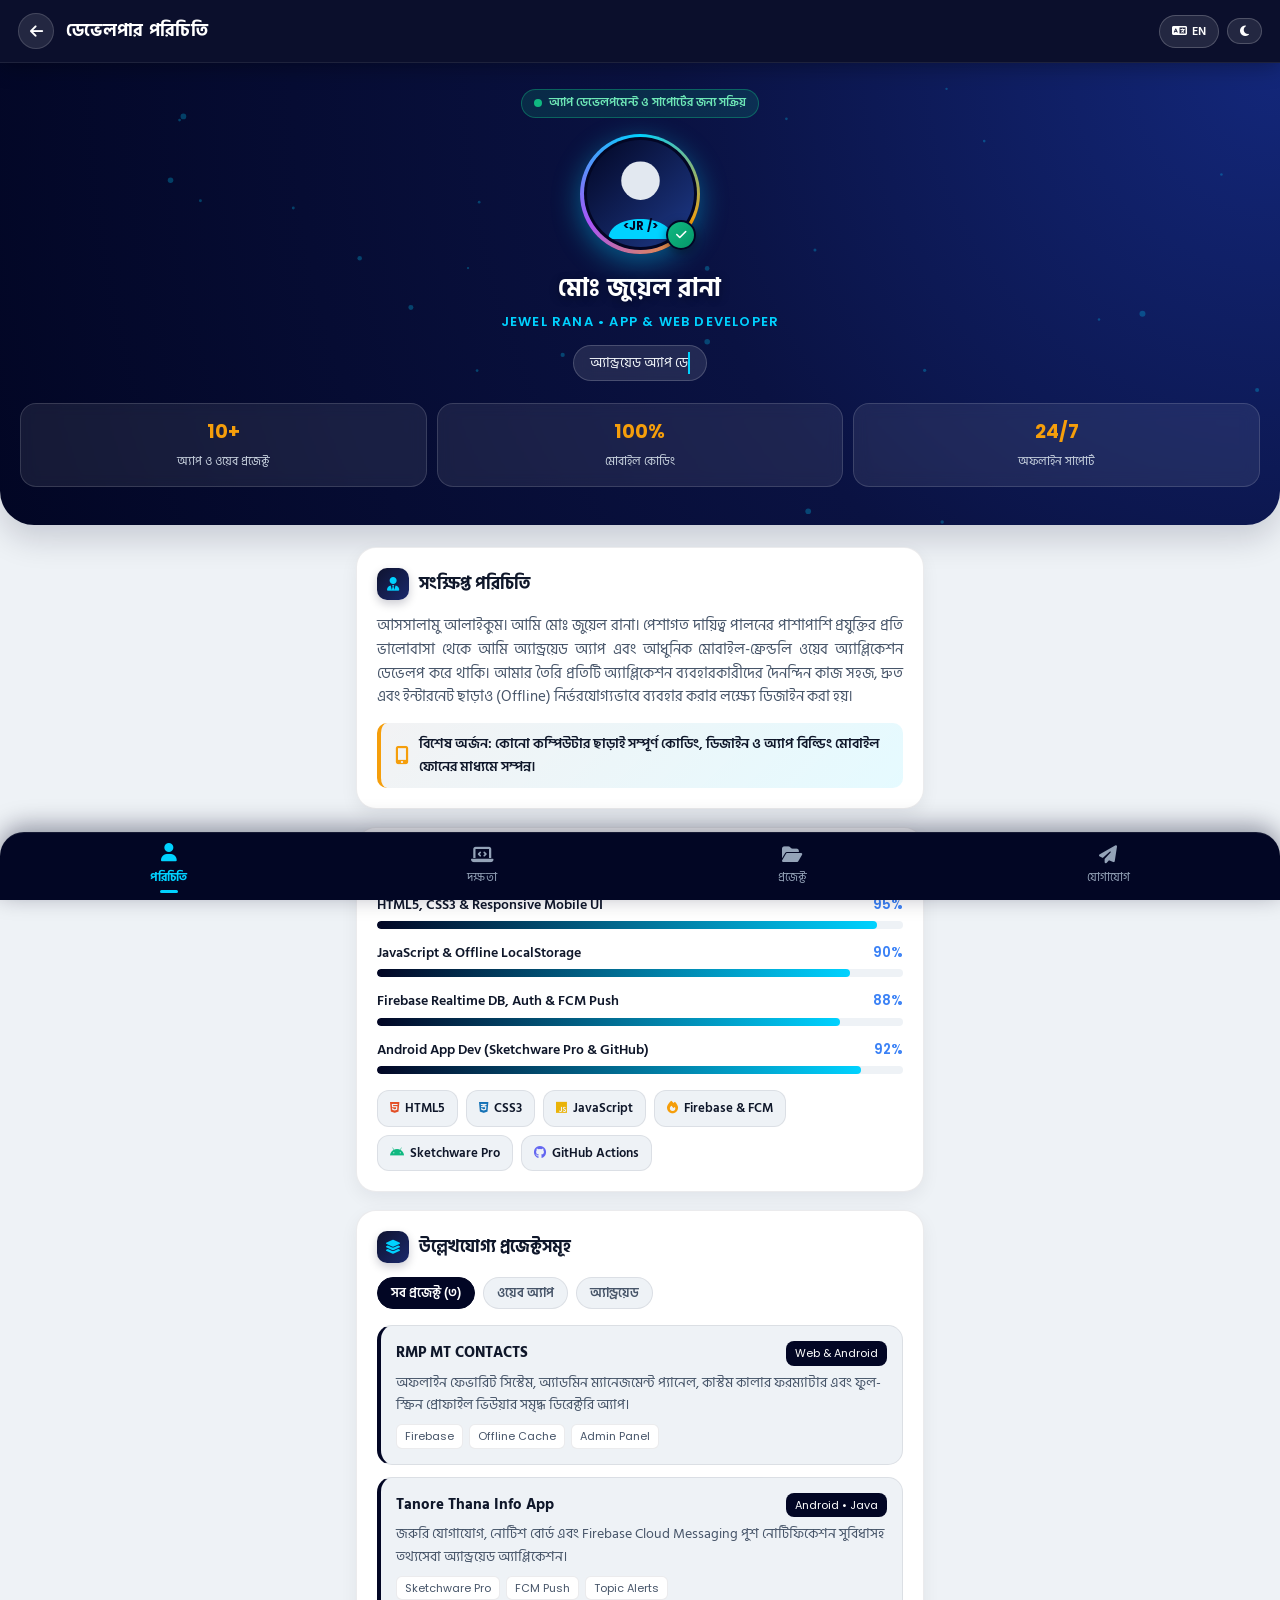
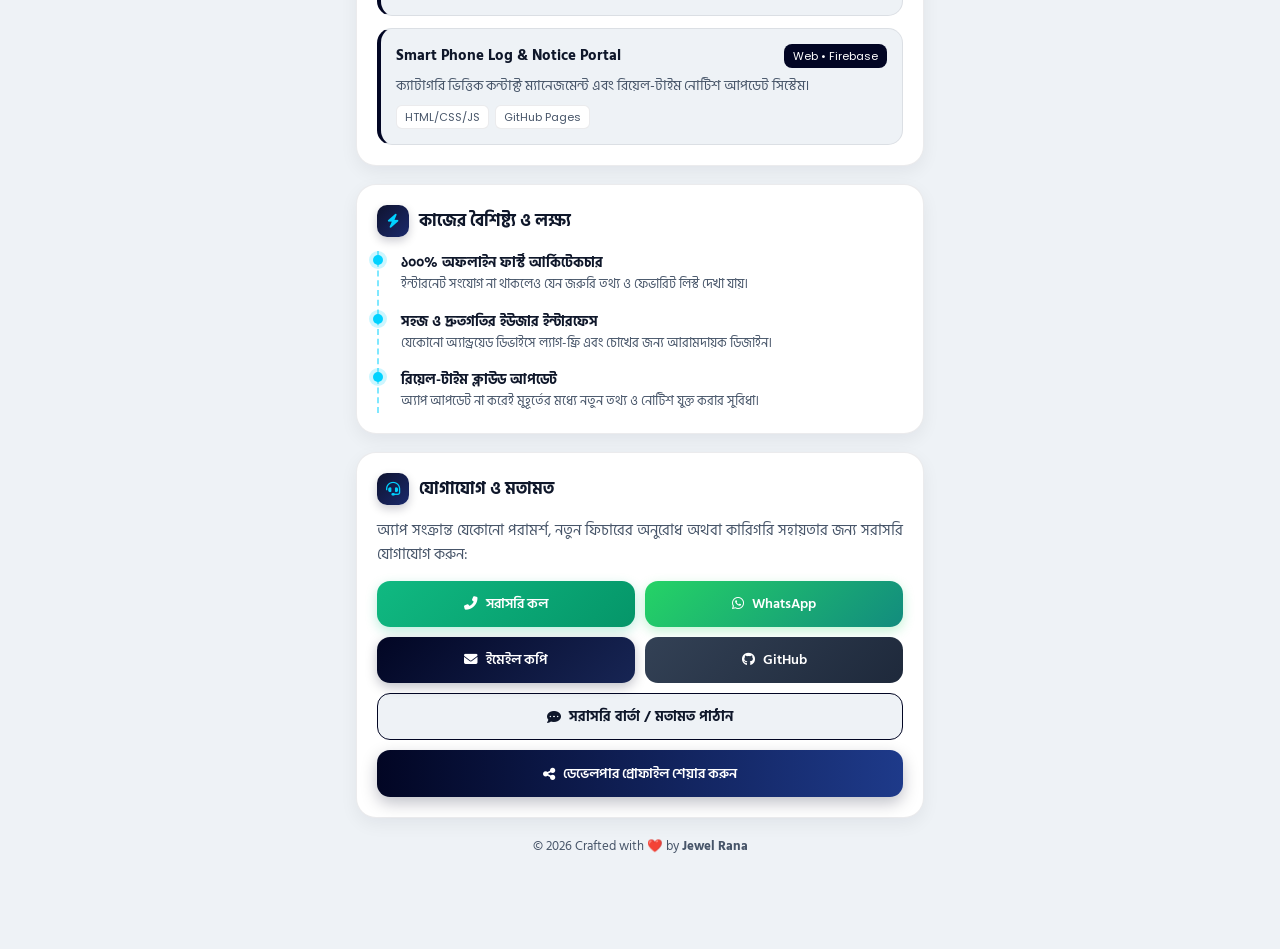
<file: About.html>
<!DOCTYPE html>
<html lang="bn">
<head>
    <meta charset="UTF-8">
    <meta name="viewport" content="width=device-width, initial-scale=1.0, maximum-scale=1.0, user-scalable=no">
    <title>About Developer | মোঃ জুয়েল রানা (Jewel Rana)</title>
    <!-- Google Fonts: Hind Siliguri & Poppins -->
    <link rel="preconnect" href="https://fonts.googleapis.com">
    <link rel="preconnect" href="https://fonts.gstatic.com" crossorigin>
    <link href="https://fonts.googleapis.com/css2?family=Hind+Siliguri:wght@400;500;600;700&family=Poppins:wght@400;500;600;700&display=swap" rel="stylesheet">
    <!-- Font Awesome Icons -->
    <link rel="stylesheet" href="https://cdnjs.cloudflare.com/ajax/libs/font-awesome/6.4.2/css/all.min.css">
    <style>
        :root {
            --primary-dark: #020624;
            --secondary-navy: #0a1242;
            --accent-cyan: #00d2ff;
            --accent-blue: #3b82f6;
            --accent-gold: #f59e0b;
            --bg-light: #eef2f6;
            --card-bg: #ffffff;
            --text-main: #0f172a;
            --text-muted: #475569;
            --border-color: rgba(2, 6, 36, 0.08);
            --glass-bg: rgba(255, 255, 255, 0.08);
            --shadow-sm: 0 6px 18px rgba(2, 6, 36, 0.06);
            --shadow-md: 0 14px 32px rgba(2, 6, 36, 0.16);
        }

        body.dark-mode {
            --bg-light: #010312;
            --card-bg: #070d2d;
            --text-main: #f8fafc;
            --text-muted: #94a3b8;
            --border-color: rgba(0, 210, 255, 0.14);
            --shadow-sm: 0 6px 20px rgba(0, 0, 0, 0.45);
            --shadow-md: 0 14px 36px rgba(0, 0, 0, 0.65);
        }

        * {
            margin: 0;
            padding: 0;
            box-sizing: border-box;
            -webkit-tap-highlight-color: transparent;
        }

        html {
            scroll-behavior: smooth;
        }

        body {
            font-family: 'Hind Siliguri', 'Poppins', sans-serif;
            background-color: var(--bg-light);
            color: var(--text-main);
            line-height: 1.65;
            padding-bottom: 92px;
            transition: background-color 0.35s ease, color 0.35s ease;
            overflow-x: hidden;
        }

        /* Top Scroll Progress Bar */
        .scroll-progress {
            position: fixed;
            top: 0;
            left: 0;
            height: 3px;
            width: 0%;
            background: linear-gradient(90deg, var(--accent-cyan), var(--accent-gold));
            z-index: 2000;
            transition: width 0.1s ease-out;
        }

        /* Top App Header */
        .app-header {
            background: rgba(2, 6, 36, 0.96);
            backdrop-filter: blur(12px);
            color: #ffffff;
            padding: 13px 18px;
            display: flex;
            align-items: center;
            justify-content: space-between;
            position: sticky;
            top: 0;
            z-index: 1000;
            border-bottom: 1px solid rgba(255, 255, 255, 0.08);
            box-shadow: 0 4px 20px rgba(0, 0, 0, 0.3);
        }

        .header-left {
            display: flex;
            align-items: center;
            gap: 12px;
        }

        .back-btn {
            background: rgba(255, 255, 255, 0.1);
            border: 1px solid rgba(255, 255, 255, 0.15);
            color: #fff;
            width: 36px;
            height: 36px;
            border-radius: 50%;
            display: flex;
            align-items: center;
            justify-content: center;
            cursor: pointer;
            font-size: 15px;
            transition: all 0.2s ease;
        }

        .back-btn:active {
            transform: scale(0.92);
            background: rgba(0, 210, 255, 0.25);
        }

        .header-title {
            font-size: 17.5px;
            font-weight: 700;
            letter-spacing: 0.3px;
        }

        .header-controls {
            display: flex;
            align-items: center;
            gap: 8px;
        }

        .control-btn {
            background: rgba(255, 255, 255, 0.1);
            border: 1px solid rgba(255, 255, 255, 0.2);
            color: #ffffff;
            padding: 6px 12px;
            border-radius: 20px;
            font-size: 12px;
            font-weight: 600;
            cursor: pointer;
            display: flex;
            align-items: center;
            gap: 5px;
            font-family: inherit;
            transition: all 0.2s ease;
        }

        .control-btn:active {
            transform: scale(0.94);
        }

        /* Main Container */
        .container {
            max-width: 600px;
            margin: 0 auto;
            padding: 0 16px;
        }

        /* Hero Banner with Animated Particles & Glow */
        .hero-section {
            background: radial-gradient(circle at top right, #13277a 0%, var(--secondary-navy) 45%, var(--primary-dark) 100%);
            border-radius: 0 0 34px 34px;
            padding: 26px 20px 38px;
            text-align: center;
            color: #ffffff;
            position: relative;
            overflow: hidden;
            margin-bottom: 22px;
            box-shadow: var(--shadow-md);
        }

        #particleCanvas {
            position: absolute;
            top: 0;
            left: 0;
            width: 100%;
            height: 100%;
            pointer-events: none;
            opacity: 0.55;
        }

        .hero-content {
            position: relative;
            z-index: 2;
        }

        /* Status Pill */
        .status-pill {
            display: inline-flex;
            align-items: center;
            gap: 7px;
            background: rgba(16, 185, 129, 0.16);
            border: 1px solid rgba(16, 185, 129, 0.4);
            color: #6ee7b7;
            padding: 4px 12px;
            border-radius: 20px;
            font-size: 11.5px;
            font-weight: 600;
            margin-bottom: 16px;
        }

        .pulse-dot {
            width: 8px;
            height: 8px;
            background-color: #10b981;
            border-radius: 50%;
            box-shadow: 0 0 0 0 rgba(16, 185, 129, 0.7);
            animation: pulseGreen 1.8s infinite;
        }

        @keyframes pulseGreen {
            0% { transform: scale(0.95); box-shadow: 0 0 0 0 rgba(16, 185, 129, 0.7); }
            70% { transform: scale(1); box-shadow: 0 0 0 8px rgba(16, 185, 129, 0); }
            100% { transform: scale(0.95); box-shadow: 0 0 0 0 rgba(16, 185, 129, 0); }
        }

        /* Animated Glowing Avatar */
        .avatar-wrapper {
            position: relative;
            width: 120px;
            height: 120px;
            margin: 0 auto 14px;
            cursor: pointer;
        }

        .avatar-ring {
            width: 100%;
            height: 100%;
            border-radius: 50%;
            padding: 3.5px;
            background: conic-gradient(from 0deg, var(--accent-cyan), var(--accent-gold), #a855f7, var(--accent-cyan));
            box-shadow: 0 8px 28px rgba(0, 210, 255, 0.4);
            animation: spinBorder 8s linear infinite;
            transition: transform 0.3s ease;
        }

        .avatar-wrapper:hover .avatar-ring {
            transform: scale(1.05);
        }

        @keyframes spinBorder {
            0% { filter: hue-rotate(0deg); }
            100% { filter: hue-rotate(360deg); }
        }

        .avatar-inner {
            width: 100%;
            height: 100%;
            border-radius: 50%;
            background: var(--primary-dark);
            padding: 3px;
            overflow: hidden;
        }

        .avatar-img {
            width: 100%;
            height: 100%;
            border-radius: 50%;
            object-fit: cover;
            display: flex;
            align-items: center;
            justify-content: center;
            overflow: hidden;
        }

        .verified-badge {
            position: absolute;
            bottom: 4px;
            right: 4px;
            background: linear-gradient(135deg, #10b981, #059669);
            color: #ffffff;
            width: 30px;
            height: 30px;
            border-radius: 50%;
            border: 2.5px solid var(--primary-dark);
            display: flex;
            align-items: center;
            justify-content: center;
            font-size: 12px;
            box-shadow: 0 3px 10px rgba(0, 0, 0, 0.4);
        }

        .dev-name {
            font-size: 25px;
            font-weight: 700;
            margin-bottom: 2px;
            letter-spacing: 0.3px;
            text-shadow: 0 2px 10px rgba(0, 0, 0, 0.35);
        }

        .dev-subname {
            font-family: 'Poppins', sans-serif;
            font-size: 13px;
            color: var(--accent-cyan);
            font-weight: 600;
            letter-spacing: 1.2px;
            text-transform: uppercase;
            margin-bottom: 12px;
        }

        .typing-role {
            display: inline-block;
            background: rgba(255, 255, 255, 0.1);
            backdrop-filter: blur(8px);
            border: 1px solid rgba(255, 255, 255, 0.18);
            padding: 6px 16px;
            border-radius: 22px;
            font-size: 13.5px;
            color: #f1f5f9;
            min-height: 34px;
        }

        .cursor {
            display: inline-block;
            width: 2px;
            background-color: var(--accent-cyan);
            animation: blink 0.8s infinite;
        }

        @keyframes blink {
            0%, 49% { opacity: 1; }
            50%, 100% { opacity: 0; }
        }

        /* Stats Row */
        .stats-grid {
            display: grid;
            grid-template-columns: repeat(3, 1fr);
            gap: 10px;
            margin-top: 22px;
        }

        .stat-box {
            background: rgba(255, 255, 255, 0.08);
            backdrop-filter: blur(8px);
            border: 1px solid rgba(255, 255, 255, 0.14);
            border-radius: 16px;
            padding: 12px 6px;
            transition: transform 0.25s ease, border-color 0.25s ease;
        }

        .stat-box:hover {
            transform: translateY(-3px);
            border-color: var(--accent-cyan);
        }

        .stat-num {
            font-family: 'Poppins', sans-serif;
            font-size: 19px;
            font-weight: 700;
            color: var(--accent-gold);
            display: block;
        }

        .stat-label {
            font-size: 11.5px;
            color: #cbd5e1;
        }

        /* Section Cards with Scroll Reveal */
        .card {
            background: var(--card-bg);
            border-radius: 20px;
            padding: 20px;
            margin-bottom: 18px;
            box-shadow: var(--shadow-sm);
            border: 1px solid var(--border-color);
            opacity: 0;
            transform: translateY(22px);
            transition: opacity 0.6s ease, transform 0.6s ease, background-color 0.35s ease;
        }

        .card.visible {
            opacity: 1;
            transform: translateY(0);
        }

        .section-title {
            font-size: 17px;
            font-weight: 700;
            color: var(--text-main);
            margin-bottom: 14px;
            display: flex;
            align-items: center;
            gap: 10px;
        }

        .section-title i {
            color: var(--accent-cyan);
            background: linear-gradient(135deg, rgba(2, 6, 36, 0.95), rgba(14, 30, 100, 0.95));
            width: 32px;
            height: 32px;
            border-radius: 10px;
            display: flex;
            align-items: center;
            justify-content: center;
            font-size: 14px;
            box-shadow: 0 4px 10px rgba(2, 6, 36, 0.2);
        }

        .bio-text {
            font-size: 14.5px;
            color: var(--text-muted);
            text-align: justify;
        }

        .highlight-banner {
            margin-top: 14px;
            background: linear-gradient(135deg, rgba(2, 6, 36, 0.05), rgba(0, 210, 255, 0.1));
            border-left: 4px solid var(--accent-gold);
            padding: 10px 14px;
            border-radius: 10px;
            display: flex;
            align-items: center;
            gap: 10px;
            font-size: 13.5px;
            font-weight: 600;
            color: var(--text-main);
        }

        .highlight-banner i {
            color: var(--accent-gold);
            font-size: 18px;
        }

        /* Animated Skill Progress Bars */
        .skill-bar-list {
            display: flex;
            flex-direction: column;
            gap: 13px;
            margin-bottom: 16px;
        }

        .skill-row-top {
            display: flex;
            justify-content: space-between;
            font-size: 13.5px;
            font-weight: 600;
            margin-bottom: 5px;
        }

        .skill-percent {
            font-family: 'Poppins', sans-serif;
            color: var(--accent-blue);
        }

        body.dark-mode .skill-percent {
            color: var(--accent-cyan);
        }

        .progress-track {
            width: 100%;
            height: 8px;
            background: var(--bg-light);
            border-radius: 10px;
            overflow: hidden;
        }

        .progress-fill {
            height: 100%;
            width: 0%;
            border-radius: 10px;
            background: linear-gradient(90deg, var(--primary-dark), var(--accent-cyan));
            transition: width 1.2s cubic-bezier(0.22, 1, 0.36, 1);
        }

        body.dark-mode .progress-fill {
            background: linear-gradient(90deg, #0284c7, var(--accent-cyan));
        }

        /* Skills Chips */
        .skills-container {
            display: flex;
            flex-wrap: wrap;
            gap: 8px;
        }

        .skill-chip {
            background: var(--bg-light);
            border: 1px solid var(--border-color);
            padding: 7px 12px;
            border-radius: 12px;
            font-size: 12.5px;
            font-weight: 600;
            display: flex;
            align-items: center;
            gap: 6px;
            color: var(--text-main);
            transition: all 0.2s ease;
        }

        .skill-chip:hover {
            border-color: var(--accent-cyan);
            transform: translateY(-2px);
        }

        /* Project Filter Tabs */
        .filter-tabs {
            display: flex;
            gap: 8px;
            margin-bottom: 14px;
            overflow-x: auto;
            padding-bottom: 2px;
        }

        .filter-tab {
            background: var(--bg-light);
            border: 1px solid var(--border-color);
            color: var(--text-muted);
            padding: 5px 13px;
            border-radius: 20px;
            font-size: 12.5px;
            font-weight: 600;
            cursor: pointer;
            font-family: inherit;
            white-space: nowrap;
            transition: all 0.25s ease;
        }

        .filter-tab.active {
            background: var(--primary-dark);
            color: #ffffff;
            border-color: var(--primary-dark);
        }

        body.dark-mode .filter-tab.active {
            background: var(--accent-cyan);
            color: #020624;
            border-color: var(--accent-cyan);
        }

        /* Projects List */
        .project-item {
            background: var(--bg-light);
            border-radius: 15px;
            padding: 15px;
            margin-bottom: 12px;
            border: 1px solid var(--border-color);
            border-left: 4px solid var(--primary-dark);
            transition: transform 0.25s ease, box-shadow 0.25s ease;
        }

        .project-item:hover {
            transform: translateX(3px);
            box-shadow: var(--shadow-sm);
        }

        body.dark-mode .project-item {
            border-left-color: var(--accent-cyan);
        }

        .project-item:last-child {
            margin-bottom: 0;
        }

        .project-header {
            display: flex;
            justify-content: space-between;
            align-items: center;
            margin-bottom: 6px;
            gap: 8px;
        }

        .project-title {
            font-weight: 700;
            font-size: 15px;
            color: var(--text-main);
        }

        .project-badge {
            font-size: 11px;
            padding: 3px 9px;
            border-radius: 8px;
            background: var(--primary-dark);
            color: #fff;
            font-family: 'Poppins', sans-serif;
            white-space: nowrap;
        }

        body.dark-mode .project-badge {
            background: var(--accent-cyan);
            color: #020624;
            font-weight: 600;
        }

        .project-desc {
            font-size: 13.5px;
            color: var(--text-muted);
            margin-bottom: 8px;
        }

        .project-tags {
            display: flex;
            flex-wrap: wrap;
            gap: 6px;
        }

        .p-tag {
            font-size: 11px;
            font-family: 'Poppins', sans-serif;
            background: var(--card-bg);
            color: var(--text-muted);
            padding: 2px 8px;
            border-radius: 6px;
            border: 1px solid var(--border-color);
        }

        /* Workflow Timeline */
        .timeline {
            position: relative;
            padding-left: 22px;
            border-left: 2px dashed rgba(0, 210, 255, 0.5);
            display: flex;
            flex-direction: column;
            gap: 14px;
        }

        .timeline-step {
            position: relative;
        }

        .timeline-step::before {
            content: '';
            position: absolute;
            left: -28px;
            top: 4px;
            width: 10px;
            height: 10px;
            border-radius: 50%;
            background: var(--accent-cyan);
            box-shadow: 0 0 0 4px rgba(0, 210, 255, 0.2);
        }

        .timeline-title {
            font-size: 14px;
            font-weight: 700;
            color: var(--text-main);
        }

        .timeline-sub {
            font-size: 13px;
            color: var(--text-muted);
        }

        /* Contact & Social Actions */
        .action-grid {
            display: grid;
            grid-template-columns: repeat(2, 1fr);
            gap: 10px;
        }

        .action-btn {
            display: flex;
            align-items: center;
            justify-content: center;
            gap: 8px;
            padding: 12px;
            border-radius: 13px;
            text-decoration: none;
            font-size: 13.5px;
            font-weight: 600;
            border: none;
            cursor: pointer;
            font-family: inherit;
            transition: transform 0.15s ease, box-shadow 0.2s ease;
        }

        .action-btn:active {
            transform: scale(0.96);
        }

        .btn-call {
            background: linear-gradient(135deg, #10b981, #059669);
            color: #ffffff;
            box-shadow: 0 4px 12px rgba(16, 185, 129, 0.28);
        }

        .btn-whatsapp {
            background: linear-gradient(135deg, #25d366, #128c7e);
            color: #ffffff;
            box-shadow: 0 4px 12px rgba(37, 211, 102, 0.28);
        }

        .btn-email {
            background: linear-gradient(135deg, var(--primary-dark), #172554);
            color: #ffffff;
            box-shadow: 0 4px 12px rgba(2, 6, 36, 0.25);
        }

        .btn-github {
            background: linear-gradient(135deg, #334155, #1e293b);
            color: #ffffff;
        }

        .feedback-btn {
            width: 100%;
            margin-top: 10px;
            background: var(--bg-light);
            color: var(--text-main);
            border: 1.5px solid var(--primary-dark);
            padding: 11px;
            border-radius: 13px;
            font-size: 14px;
            font-weight: 700;
            cursor: pointer;
            display: flex;
            align-items: center;
            justify-content: center;
            gap: 8px;
            font-family: inherit;
            transition: all 0.2s ease;
        }

        body.dark-mode .feedback-btn {
            border-color: var(--accent-cyan);
        }

        .share-btn {
            width: 100%;
            margin-top: 10px;
            background: linear-gradient(90deg, var(--primary-dark), #1e3a8a);
            color: #ffffff;
            padding: 12px;
            border-radius: 13px;
            border: none;
            font-size: 14px;
            font-weight: 600;
            cursor: pointer;
            display: flex;
            align-items: center;
            justify-content: center;
            gap: 8px;
            font-family: inherit;
            box-shadow: 0 6px 16px rgba(2, 6, 36, 0.25);
        }

        /* Fixed Curved Bottom Navigation Bar */
        .bottom-nav {
            position: fixed;
            bottom: 0;
            left: 0;
            right: 0;
            background: var(--primary-dark);
            height: 68px;
            border-radius: 24px 24px 0 0;
            display: flex;
            justify-content: space-around;
            align-items: center;
            box-shadow: 0 -6px 24px rgba(2, 6, 36, 0.4);
            z-index: 1000;
            padding: 0 10px;
            border-top: 1px solid rgba(255, 255, 255, 0.08);
        }

        .nav-item {
            color: #94a3b8;
            text-decoration: none;
            display: flex;
            flex-direction: column;
            align-items: center;
            font-size: 11.5px;
            gap: 4px;
            cursor: pointer;
            transition: all 0.25s ease;
            background: none;
            border: none;
            font-family: inherit;
            position: relative;
            padding: 6px 12px;
        }

        .nav-item i {
            font-size: 18px;
            transition: transform 0.25s ease;
        }

        .nav-item.active {
            color: var(--accent-cyan);
            font-weight: 700;
        }

        .nav-item.active i {
            transform: translateY(-2px);
        }

        .nav-item.active::after {
            content: '';
            position: absolute;
            bottom: 0;
            width: 18px;
            height: 3px;
            background: var(--accent-cyan);
            border-radius: 4px;
        }

        /* Modals (Profile Image & Quick Message) */
        .modal-overlay {
            display: none;
            position: fixed;
            inset: 0;
            background: rgba(2, 6, 36, 0.92);
            backdrop-filter: blur(6px);
            z-index: 2000;
            flex-direction: column;
            align-items: center;
            justify-content: center;
            padding: 20px;
            animation: fadeIn 0.25s ease;
        }

        .modal-overlay.open {
            display: flex;
        }

        .modal-close {
            position: absolute;
            top: 20px;
            right: 20px;
            background: rgba(255, 255, 255, 0.15);
            color: #fff;
            border: none;
            width: 40px;
            height: 40px;
            border-radius: 50%;
            font-size: 18px;
            cursor: pointer;
        }

        .modal-avatar-box {
            width: 240px;
            height: 240px;
            border-radius: 50%;
            border: 4px solid var(--accent-cyan);
            overflow: hidden;
            box-shadow: 0 0 40px rgba(0, 210, 255, 0.45);
        }

        .modal-caption {
            color: #ffffff;
            margin-top: 16px;
            font-size: 18px;
            font-weight: 700;
            text-align: center;
        }

        /* Quick Feedback Bottom Sheet Modal */
        .feedback-box {
            background: var(--card-bg);
            color: var(--text-main);
            width: 100%;
            max-width: 420px;
            border-radius: 22px;
            padding: 22px;
            border: 1px solid var(--border-color);
            box-shadow: 0 20px 50px rgba(0, 0, 0, 0.5);
        }

        .feedback-box h3 {
            font-size: 18px;
            margin-bottom: 6px;
        }

        .feedback-input, .feedback-textarea {
            width: 100%;
            padding: 11px 13px;
            margin-top: 10px;
            border-radius: 12px;
            border: 1px solid var(--border-color);
            background: var(--bg-light);
            color: var(--text-main);
            font-family: inherit;
            font-size: 14px;
            outline: none;
        }

        .feedback-textarea {
            min-height: 95px;
            resize: none;
        }

        /* Toast Notification */
        .toast {
            position: fixed;
            bottom: 84px;
            left: 50%;
            transform: translateX(-50%) translateY(20px);
            background: #020624;
            color: #ffffff;
            padding: 10px 20px;
            border-radius: 25px;
            font-size: 13px;
            border: 1px solid var(--accent-cyan);
            opacity: 0;
            pointer-events: none;
            transition: all 0.3s ease;
            z-index: 3000;
            white-space: nowrap;
            box-shadow: 0 8px 20px rgba(0, 0, 0, 0.4);
        }

        .toast.show {
            opacity: 1;
            transform: translateX(-50%) translateY(0);
        }

        @keyframes fadeIn {
            from { opacity: 0; }
            to { opacity: 1; }
        }
    </style>
</head>
<body>

    <!-- Top Scroll Progress -->
    <div class="scroll-progress" id="scrollProgress"></div>

    <!-- Top Header -->
    <header class="app-header">
        <div class="header-left">
            <button class="back-btn" onclick="goBack()" title="Back">
                <i class="fas fa-arrow-left"></i>
            </button>
            <span class="header-title" data-bn="ডেভেলপার পরিচিতি" data-en="About Developer">ডেভেলপার পরিচিতি</span>
        </div>
        <div class="header-controls">
            <button class="control-btn" id="langBtn" onclick="toggleLanguage()">
                <i class="fas fa-language"></i> <span id="langText">EN</span>
            </button>
            <button class="control-btn" id="themeBtn" onclick="toggleTheme()" title="Toggle Dark Mode">
                <i class="fas fa-moon" id="themeIcon"></i>
            </button>
        </div>
    </header>

    <!-- Hero Banner -->
    <section class="hero-section">
        <canvas id="particleCanvas"></canvas>
        <div class="hero-content">
            <div class="status-pill">
                <span class="pulse-dot"></span>
                <span data-bn="অ্যাপ ডেভেলপমেন্ট ও সাপোর্টের জন্য সক্রিয়" data-en="Available for App Dev & Support">অ্যাপ ডেভেলপমেন্ট ও সাপোর্টের জন্য সক্রিয়</span>
            </div>

            <div class="avatar-wrapper" onclick="openProfileModal()">
                <div class="avatar-ring">
                    <div class="avatar-inner">
                        <div class="avatar-img">
                            <!-- Custom Developer SVG Avatar (Replace with <img src="your-photo.jpg"> if desired) -->
                            <svg viewBox="0 0 200 200" width="100%" height="100%" xmlns="http://www.w3.org/2000/svg">
                                <defs>
                                    <linearGradient id="bgGrad" x1="0%" y1="0%" x2="100%" y2="100%">
                                        <stop offset="0%" stop-color="#020624"/>
                                        <stop offset="100%" stop-color="#1e3a8a"/>
                                    </linearGradient>
                                </defs>
                                <rect width="200" height="200" fill="url(#bgGrad)"/>
                                <circle cx="100" cy="76" r="36" fill="#e2e8f0"/>
                                <path d="M40 185 C40 135, 160 135, 160 185" fill="#00d2ff"/>
                                <text x="100" y="168" font-family="Poppins, sans-serif" font-size="22" font-weight="700" fill="#020624" text-anchor="middle">&lt;JR /&gt;</text>
                            </svg>
                        </div>
                    </div>
                </div>
                <div class="verified-badge" title="Verified Developer">
                    <i class="fas fa-check"></i>
                </div>
            </div>

            <h1 class="dev-name" data-bn="মোঃ জুয়েল রানা" data-en="Md. Jewel Rana">মোঃ জুয়েল রানা</h1>
            <p class="dev-subname">Jewel Rana • App & Web Developer</p>

            <div class="typing-role">
                <span id="typedText"></span><span class="cursor">&nbsp;</span>
            </div>

            <div class="stats-grid">
                <div class="stat-box">
                    <span class="stat-num count-up" data-target="10" data-suffix="+">0+</span>
                    <span class="stat-label" data-bn="অ্যাপ ও ওয়েব প্রজেক্ট" data-en="Apps & Web Projects">অ্যাপ ও ওয়েব প্রজেক্ট</span>
                </div>
                <div class="stat-box">
                    <span class="stat-num count-up" data-target="100" data-suffix="%">0%</span>
                    <span class="stat-label" data-bn="মোবাইল কোডিং" data-en="Mobile Coded">মোবাইল কোডিং</span>
                </div>
                <div class="stat-box">
                    <span class="stat-num">24/7</span>
                    <span class="stat-label" data-bn="অফলাইন সাপোর্ট" data-en="Offline Support">অফলাইন সাপোর্ট</span>
                </div>
            </div>
        </div>
    </section>

    <div class="container">
        <!-- About Bio Card -->
        <div class="card reveal-card" id="aboutSection">
            <h2 class="section-title">
                <i class="fas fa-user-tie"></i>
                <span data-bn="সংক্ষিপ্ত পরিচিতি" data-en="About Me">সংক্ষিপ্ত পরিচিতি</span>
            </h2>
            <p class="bio-text" data-bn="আসসালামু আলাইকুম। আমি মোঃ জুয়েল রানা। পেশাগত দায়িত্ব পালনের পাশাপাশি প্রযুক্তির প্রতি ভালোবাসা থেকে আমি অ্যান্ড্রয়েড অ্যাপ এবং আধুনিক মোবাইল-ফ্রেন্ডলি ওয়েব অ্যাপ্লিকেশন ডেভেলপ করে থাকি। আমার তৈরি প্রতিটি অ্যাপ্লিকেশন ব্যবহারকারীদের দৈনন্দিন কাজ সহজ, দ্রুত এবং ইন্টারনেট ছাড়াও (Offline) নির্ভরযোগ্যভাবে ব্যবহার করার লক্ষ্যে ডিজাইন করা হয়।" data-en="Assalamu Alaikum. I am Md. Jewel Rana. Alongside my professional duties, my passion for technology drives me to build Android apps and modern mobile-friendly web applications. Every application I create is crafted to make daily workflows faster, simpler, and reliable even offline.">
                আসসালামু আলাইকুম। আমি মোঃ জুয়েল রানা। পেশাগত দায়িত্ব পালনের পাশাপাশি প্রযুক্তির প্রতি ভালোবাসা থেকে আমি অ্যান্ড্রয়েড অ্যাপ এবং আধুনিক মোবাইল-ফ্রেন্ডলি ওয়েব অ্যাপ্লিকেশন ডেভেলপ করে থাকি। আমার তৈরি প্রতিটি অ্যাপ্লিকেশন ব্যবহারকারীদের দৈনন্দিন কাজ সহজ, দ্রুত এবং ইন্টারনেট ছাড়াও (Offline) নির্ভরযোগ্যভাবে ব্যবহার করার লক্ষ্যে ডিজাইন করা হয়।
            </p>
            <div class="highlight-banner">
                <i class="fas fa-mobile-screen-button"></i>
                <span data-bn="বিশেষ অর্জন: কোনো কম্পিউটার ছাড়াই সম্পূর্ণ কোডিং, ডিজাইন ও অ্যাপ বিল্ডিং মোবাইল ফোনের মাধ্যমে সম্পন্ন।" data-en="Unique Achievement: 100% of coding, UI design, and app building executed directly on a mobile phone.">বিশেষ অর্জন: কোনো কম্পিউটার ছাড়াই সম্পূর্ণ কোডিং, ডিজাইন ও অ্যাপ বিল্ডিং মোবাইল ফোনের মাধ্যমে সম্পন্ন।</span>
            </div>
        </div>

        <!-- Technical Skills Card -->
        <div class="card reveal-card" id="skillsSection">
            <h2 class="section-title">
                <i class="fas fa-code"></i>
                <span data-bn="দক্ষতা ও প্রযুক্তিসমূহ" data-en="Skills & Technologies">দক্ষতা ও প্রযুক্তিসমূহ</span>
            </h2>

            <div class="skill-bar-list">
                <div>
                    <div class="skill-row-top">
                        <span>HTML5, CSS3 & Responsive Mobile UI</span>
                        <span class="skill-percent">95%</span>
                    </div>
                    <div class="progress-track">
                        <div class="progress-fill" data-width="95%"></div>
                    </div>
                </div>
                <div>
                    <div class="skill-row-top">
                        <span>JavaScript & Offline LocalStorage</span>
                        <span class="skill-percent">90%</span>
                    </div>
                    <div class="progress-track">
                        <div class="progress-fill" data-width="90%"></div>
                    </div>
                </div>
                <div>
                    <div class="skill-row-top">
                        <span>Firebase Realtime DB, Auth & FCM Push</span>
                        <span class="skill-percent">88%</span>
                    </div>
                    <div class="progress-track">
                        <div class="progress-fill" data-width="88%"></div>
                    </div>
                </div>
                <div>
                    <div class="skill-row-top">
                        <span>Android App Dev (Sketchware Pro & GitHub)</span>
                        <span class="skill-percent">92%</span>
                    </div>
                    <div class="progress-track">
                        <div class="progress-fill" data-width="92%"></div>
                    </div>
                </div>
            </div>

            <div class="skills-container">
                <div class="skill-chip"><i class="fab fa-html5" style="color:#e34f26;"></i> HTML5</div>
                <div class="skill-chip"><i class="fab fa-css3-alt" style="color:#1572b6;"></i> CSS3</div>
                <div class="skill-chip"><i class="fab fa-js" style="color:#eab308;"></i> JavaScript</div>
                <div class="skill-chip"><i class="fas fa-fire" style="color:#f59e0b;"></i> Firebase & FCM</div>
                <div class="skill-chip"><i class="fab fa-android" style="color:#10b981;"></i> Sketchware Pro</div>
                <div class="skill-chip"><i class="fab fa-github" style="color:#6366f1;"></i> GitHub Actions</div>
            </div>
        </div>

        <!-- Featured Projects Card -->
        <div class="card reveal-card" id="projectsSection">
            <h2 class="section-title">
                <i class="fas fa-layer-group"></i>
                <span data-bn="উল্লেখযোগ্য প্রজেক্টসমূহ" data-en="Featured Projects">উল্লেখযোগ্য প্রজেক্টসমূহ</span>
            </h2>

            <!-- Interactive Filter Tabs -->
            <div class="filter-tabs">
                <button class="filter-tab active" onclick="filterProjects('all', this)" data-bn="সব প্রজেক্ট (৩)" data-en="All (3)">সব প্রজেক্ট (৩)</button>
                <button class="filter-tab" onclick="filterProjects('web', this)" data-bn="ওয়েব অ্যাপ" data-en="Web Apps">ওয়েব অ্যাপ</button>
                <button class="filter-tab" onclick="filterProjects('android', this)" data-bn="অ্যান্ড্রয়েড" data-en="Android">অ্যান্ড্রয়েড</button>
            </div>

            <div class="project-item" data-category="web android">
                <div class="project-header">
                    <span class="project-title">RMP MT CONTACTS</span>
                    <span class="project-badge">Web & Android</span>
                </div>
                <p class="project-desc" data-bn="অফলাইন ফেভারিট সিস্টেম, অ্যাডমিন ম্যানেজমেন্ট প্যানেল, কাস্টম কালার ফরম্যাটার এবং ফুল-স্ক্রিন প্রোফাইল ভিউয়ার সমৃদ্ধ ডিরেক্টরি অ্যাপ।" data-en="Directory web & mobile app featuring offline favorites, admin management panel, custom color formatter, and full-screen profile viewer.">
                    অফলাইন ফেভারিট সিস্টেম, অ্যাডমিন ম্যানেজমেন্ট প্যানেল, কাস্টম কালার ফরম্যাটার এবং ফুল-স্ক্রিন প্রোফাইল ভিউয়ার সমৃদ্ধ ডিরেক্টরি অ্যাপ।
                </p>
                <div class="project-tags">
                    <span class="p-tag">Firebase</span>
                    <span class="p-tag">Offline Cache</span>
                    <span class="p-tag">Admin Panel</span>
                </div>
            </div>

            <div class="project-item" data-category="android">
                <div class="project-header">
                    <span class="project-title">Tanore Thana Info App</span>
                    <span class="project-badge">Android • Java</span>
                </div>
                <p class="project-desc" data-bn="জরুরি যোগাযোগ, নোটিশ বোর্ড এবং Firebase Cloud Messaging পুশ নোটিফিকেশন সুবিধাসহ তথ্যসেবা অ্যান্ড্রয়েড অ্যাপ্লিকেশন।" data-en="Information & emergency contact Android application integrated with Firebase Cloud Messaging push notifications.">
                    জরুরি যোগাযোগ, নোটিশ বোর্ড এবং Firebase Cloud Messaging পুশ নোটিফিকেশন সুবিধাসহ তথ্যসেবা অ্যান্ড্রয়েড অ্যাপ্লিকেশন।
                </p>
                <div class="project-tags">
                    <span class="p-tag">Sketchware Pro</span>
                    <span class="p-tag">FCM Push</span>
                    <span class="p-tag">Topic Alerts</span>
                </div>
            </div>

            <div class="project-item" data-category="web">
                <div class="project-header">
                    <span class="project-title">Smart Phone Log & Notice Portal</span>
                    <span class="project-badge">Web • Firebase</span>
                </div>
                <p class="project-desc" data-bn="ক্যাটাগরি ভিত্তিক কন্টাক্ট ম্যানেজমেন্ট এবং রিয়েল-টাইম নোটিশ আপডেট সিস্টেম।" data-en="Category-based contact management and real-time notice board system hosted via GitHub.">
                    ক্যাটাগরি ভিত্তিক কন্টাক্ট ম্যানেজমেন্ট এবং রিয়েল-টাইম নোটিশ আপডেট সিস্টেম।
                </p>
                <div class="project-tags">
                    <span class="p-tag">HTML/CSS/JS</span>
                    <span class="p-tag">GitHub Pages</span>
                </div>
            </div>
        </div>

        <!-- Development Philosophy Card -->
        <div class="card reveal-card">
            <h2 class="section-title">
                <i class="fas fa-bolt"></i>
                <span data-bn="কাজের বৈশিষ্ট্য ও লক্ষ্য" data-en="Development Philosophy">কাজের বৈশিষ্ট্য ও লক্ষ্য</span>
            </h2>
            <div class="timeline">
                <div class="timeline-step">
                    <div class="timeline-title" data-bn="১০০% অফলাইন ফার্স্ট আর্কিটেকচার" data-en="100% Offline-First Architecture">১০০% অফলাইন ফার্স্ট আর্কিটেকচার</div>
                    <div class="timeline-sub" data-bn="ইন্টারনেট সংযোগ না থাকলেও যেন জরুরি তথ্য ও ফেভারিট লিস্ট দেখা যায়।" data-en="Ensuring critical contacts and favorites remain accessible without internet.">ইন্টারনেট সংযোগ না থাকলেও যেন জরুরি তথ্য ও ফেভারিট লিস্ট দেখা যায়।</div>
                </div>
                <div class="timeline-step">
                    <div class="timeline-title" data-bn="সহজ ও দ্রুতগতির ইউজার ইন্টারফেস" data-en="Clean & Fast Mobile UI">সহজ ও দ্রুতগতির ইউজার ইন্টারফেস</div>
                    <div class="timeline-sub" data-bn="যেকোনো অ্যান্ড্রয়েড ডিভাইসে ল্যাগ-ফ্রি এবং চোখের জন্য আরামদায়ক ডিজাইন।" data-en="Lag-free, eye-friendly design optimized for all Android screen sizes.">যেকোনো অ্যান্ড্রয়েড ডিভাইসে ল্যাগ-ফ্রি এবং চোখের জন্য আরামদায়ক ডিজাইন।</div>
                </div>
                <div class="timeline-step">
                    <div class="timeline-title" data-bn="রিয়েল-টাইম ক্লাউড আপডেট" data-en="Real-Time Cloud Sync">রিয়েল-টাইম ক্লাউড আপডেট</div>
                    <div class="timeline-sub" data-bn="অ্যাপ আপডেট না করেই মুহূর্তের মধ্যে নতুন তথ্য ও নোটিশ যুক্ত করার সুবিধা।" data-en="Instant data and notice updates via Firebase without reinstalling the app.">অ্যাপ আপডেট না করেই মুহূর্তের মধ্যে নতুন তথ্য ও নোটিশ যুক্ত করার সুবিধা।</div>
                </div>
            </div>
        </div>

        <!-- Contact & Support Card -->
        <div class="card reveal-card" id="contactSection">
            <h2 class="section-title">
                <i class="fas fa-headset"></i>
                <span data-bn="যোগাযোগ ও মতামত" data-en="Contact & Feedback">যোগাযোগ ও মতামত</span>
            </h2>
            <p class="bio-text" style="margin-bottom: 14px;" data-bn="অ্যাপ সংক্রান্ত যেকোনো পরামর্শ, নতুন ফিচারের অনুরোধ অথবা কারিগরি সহায়তার জন্য সরাসরি যোগাযোগ করুন:" data-en="For any app feedback, feature requests, or technical support, feel free to connect directly:">
                অ্যাপ সংক্রান্ত যেকোনো পরামর্শ, নতুন ফিচারের অনুরোধ অথবা কারিগরি সহায়তার জন্য সরাসরি যোগাযোগ করুন:
            </p>

            <div class="action-grid">
                <a href="tel:+8801700000000" class="action-btn btn-call">
                    <i class="fas fa-phone-alt"></i>
                    <span data-bn="সরাসরি কল" data-en="Call Now">সরাসরি কল</span>
                </a>
                <a href="https://wa.me/8801700000000" target="_blank" class="action-btn btn-whatsapp">
                    <i class="fab fa-whatsapp"></i>
                    <span>WhatsApp</span>
                </a>
                <button class="action-btn btn-email" onclick="copyText('jewelrana.dev@example.com')">
                    <i class="fas fa-envelope"></i>
                    <span data-bn="ইমেইল কপি" data-en="Copy Email">ইমেইল কপি</span>
                </button>
                <a href="https://github.com" target="_blank" class="action-btn btn-github">
                    <i class="fab fa-github"></i>
                    <span>GitHub</span>
                </a>
            </div>

            <button class="feedback-btn" onclick="openFeedbackModal()">
                <i class="fas fa-comment-dots"></i>
                <span data-bn="সরাসরি বার্তা / মতামত পাঠান" data-en="Send Direct Feedback">সরাসরি বার্তা / মতামত পাঠান</span>
            </button>

            <button class="share-btn" onclick="shareProfile()">
                <i class="fas fa-share-nodes"></i>
                <span data-bn="ডেভেলপার প্রোফাইল শেয়ার করুন" data-en="Share Developer Profile">ডেভেলপার প্রোফাইল শেয়ার করুন</span>
            </button>
        </div>

        <!-- Footer Credit -->
        <p style="text-align: center; font-size: 12.5px; color: var(--text-muted); margin-top: 10px;">
            © <span id="year"></span> Crafted with ❤️ by <strong>Jewel Rana</strong>
        </p>
    </div>

    <!-- Fixed Curved Bottom Navigation -->
    <nav class="bottom-nav">
        <button class="nav-item active" onclick="scrollToSection('aboutSection', this)">
            <i class="fas fa-user"></i>
            <span data-bn="পরিচিতি" data-en="About">পরিচিতি</span>
        </button>
        <button class="nav-item" onclick="scrollToSection('skillsSection', this)">
            <i class="fas fa-laptop-code"></i>
            <span data-bn="দক্ষতা" data-en="Skills">দক্ষতা</span>
        </button>
        <button class="nav-item" onclick="scrollToSection('projectsSection', this)">
            <i class="fas fa-folder-open"></i>
            <span data-bn="প্রজেক্ট" data-en="Projects">প্রজেক্ট</span>
        </button>
        <button class="nav-item" onclick="scrollToSection('contactSection', this)">
            <i class="fas fa-paper-plane"></i>
            <span data-bn="যোগাযোগ" data-en="Contact">যোগাযোগ</span>
        </button>
    </nav>

    <!-- Full-Screen Profile Image Viewer Modal -->
    <div class="modal-overlay" id="profileModal" onclick="closeProfileModal()">
        <button class="modal-close" onclick="closeProfileModal()">
            <i class="fas fa-times"></i>
        </button>
        <div class="modal-avatar-box" onclick="event.stopPropagation()">
            <svg viewBox="0 0 200 200" width="100%" height="100%" xmlns="http://www.w3.org/2000/svg">
                <rect width="200" height="200" fill="#020624"/>
                <circle cx="100" cy="76" r="36" fill="#e2e8f0"/>
                <path d="M40 185 C40 135, 160 135, 160 185" fill="#00d2ff"/>
                <text x="100" y="168" font-family="Poppins, sans-serif" font-size="22" font-weight="700" fill="#020624" text-anchor="middle">&lt;JR /&gt;</text>
            </svg>
        </div>
        <div class="modal-caption">মোঃ জুয়েল রানা (Jewel Rana)</div>
    </div>

    <!-- Quick Feedback Modal -->
    <div class="modal-overlay" id="feedbackModal" onclick="closeFeedbackModal()">
        <div class="feedback-box" onclick="event.stopPropagation()">
            <div style="display:flex; justify-content:space-between; align-items:center;">
                <h3 data-bn="ডেভেলপারকে বার্তা পাঠান" data-en="Message Developer">ডেভেলপারকে বার্তা পাঠান</h3>
                <button onclick="closeFeedbackModal()" style="background:none; border:none; color:var(--text-muted); font-size:18px; cursor:pointer;">
                    <i class="fas fa-times"></i>
                </button>
            </div>
            <p style="font-size:12.5px; color:var(--text-muted);" data-bn="আপনার নাম ও মতামত লিখে নিচের বাটনে ক্লিক করলে সরাসরি WhatsApp-এ মেসেজ চলে যাবে।" data-en="Write your name and message below to send directly via WhatsApp.">
                আপনার নাম ও মতামত লিখে নিচের বাটনে ক্লিক করলে সরাসরি WhatsApp-এ মেসেজ চলে যাবে।
            </p>
            <input type="text" id="senderName" class="feedback-input" placeholder="আপনার নাম / Your Name">
            <textarea id="senderMsg" class="feedback-textarea" placeholder="আপনার পরামর্শ বা বার্তা লিখুন... / Write your message..."></textarea>
            <button class="action-btn btn-whatsapp" style="width:100%; margin-top:12px;" onclick="sendWhatsAppFeedback()">
                <i class="fab fa-whatsapp"></i>
                <span data-bn="WhatsApp-এ পাঠান" data-en="Send via WhatsApp">WhatsApp-এ পাঠান</span>
            </button>
        </div>
    </div>

    <!-- Toast Message -->
    <div class="toast" id="toast"></div>

    <script>
        // Set Current Year
        document.getElementById('year').textContent = new Date().getFullYear();

        // Scroll Progress Bar
        window.addEventListener('scroll', () => {
            const winScroll = document.body.scrollTop || document.documentElement.scrollTop;
            const height = document.documentElement.scrollHeight - document.documentElement.clientHeight;
            const scrolled = (winScroll / height) * 100;
            document.getElementById('scrollProgress').style.width = scrolled + '%';
        });

        // Subtle Hero Particle Animation
        const canvas = document.getElementById('particleCanvas');
        const ctx = canvas.getContext('2d');
        let particles = [];

        function resizeCanvas() {
            canvas.width = canvas.parentElement.offsetWidth;
            canvas.height = canvas.parentElement.offsetHeight;
        }
        window.addEventListener('resize', resizeCanvas);
        resizeCanvas();

        for (let i = 0; i < 24; i++) {
            particles.push({
                x: Math.random() * canvas.width,
                y: Math.random() * canvas.height,
                r: Math.random() * 2.2 + 0.8,
                dx: (Math.random() - 0.5) * 0.4,
                dy: (Math.random() - 0.5) * 0.4
            });
        }

        function animateParticles() {
            ctx.clearRect(0, 0, canvas.width, canvas.height);
            ctx.fillStyle = 'rgba(0, 210, 255, 0.5)';
            particles.forEach(p => {
                p.x += p.dx;
                p.y += p.dy;
                if (p.x < 0 || p.x > canvas.width) p.dx *= -1;
                if (p.y < 0 || p.y > canvas.height) p.dy *= -1;
                ctx.beginPath();
                ctx.arc(p.x, p.y, p.r, 0, Math.PI * 2);
                ctx.fill();
            });
            requestAnimationFrame(animateParticles);
        }
        animateParticles();

        // Animated Number Counter
        function runCounters() {
            document.querySelectorAll('.count-up').forEach(counter => {
                const target = +counter.getAttribute('data-target');
                const suffix = counter.getAttribute('data-suffix') || '';
                let count = 0;
                const step = Math.ceil(target / 30);
                const timer = setInterval(() => {
                    count += step;
                    if (count >= target) {
                        counter.textContent = target + suffix;
                        clearInterval(timer);
                    } else {
                        counter.textContent = count + suffix;
                    }
                }, 35);
            });
        }

        // Scroll Reveal & Skill Progress Fill
        const observer = new IntersectionObserver((entries) => {
            entries.forEach(entry => {
                if (entry.isIntersecting) {
                    entry.target.classList.add('visible');
                    entry.target.querySelectorAll('.progress-fill').forEach(bar => {
                        bar.style.width = bar.getAttribute('data-width');
                    });
                }
            });
        }, { threshold: 0.15 });

        document.querySelectorAll('.reveal-card').forEach(card => observer.observe(card));

        // Project Category Filter
        function filterProjects(category, btn) {
            document.querySelectorAll('.filter-tab').forEach(t => t.classList.remove('active'));
            btn.classList.add('active');

            document.querySelectorAll('.project-item').forEach(item => {
                const cats = item.getAttribute('data-category');
                if (category === 'all' || cats.includes(category)) {
                    item.style.display = 'block';
                } else {
                    item.style.display = 'none';
                }
            });
        }

        // Language State (Offline LocalStorage support)
        let currentLang = localStorage.getItem('dev_page_lang') || 'bn';

        const roles = {
            bn: [
                "অ্যান্ড্রয়েড অ্যাপ ডেভেলপার",
                "ওয়েব অ্যাপ্লিকেশন নির্মাতা",
                "মোবাইল-ফার্স্ট UI ডিজাইনার",
                "Firebase ও অফলাইন সলিউশন এক্সপার্ট"
            ],
            en: [
                "Android App Developer",
                "Web Application Creator",
                "Mobile-First UI Designer",
                "Firebase & Offline Solution Specialist"
            ]
        };

        let roleIndex = 0;
        let charIndex = 0;
        let isDeleting = false;
        let typingTimer;

        function typeEffect() {
            const currentList = roles[currentLang];
            const currentWord = currentList[roleIndex % currentList.length];
            const typedSpan = document.getElementById('typedText');

            if (isDeleting) {
                typedSpan.textContent = currentWord.substring(0, charIndex - 1);
                charIndex--;
            } else {
                typedSpan.textContent = currentWord.substring(0, charIndex + 1);
                charIndex++;
            }

            let speed = isDeleting ? 40 : 80;

            if (!isDeleting && charIndex === currentWord.length) {
                speed = 1800;
                isDeleting = true;
            } else if (isDeleting && charIndex === 0) {
                isDeleting = false;
                roleIndex++;
                speed = 400;
            }

            typingTimer = setTimeout(typeEffect, speed);
        }

        function applyLanguage(lang) {
            currentLang = lang;
            localStorage.setItem('dev_page_lang', lang);
            document.getElementById('langText').textContent = lang === 'bn' ? 'EN' : 'বাংলা';

            document.querySelectorAll('[data-bn]').forEach(el => {
                el.textContent = el.getAttribute(`data-${lang}`);
            });

            clearTimeout(typingTimer);
            charIndex = 0;
            isDeleting = false;
            typeEffect();
        }

        function toggleLanguage() {
            const nextLang = currentLang === 'bn' ? 'en' : 'bn';
            applyLanguage(nextLang);
            showToast(nextLang === 'bn' ? 'ভাষা বাংলায় পরিবর্তন করা হয়েছে' : 'Language switched to English');
        }

        // Dark Mode Toggle
        function applyTheme(theme) {
            const icon = document.getElementById('themeIcon');
            if (theme === 'dark') {
                document.body.classList.add('dark-mode');
                icon.className = 'fas fa-sun';
            } else {
                document.body.classList.remove('dark-mode');
                icon.className = 'fas fa-moon';
            }
        }

        function toggleTheme() {
            const isDark = document.body.classList.toggle('dark-mode');
            const newTheme = isDark ? 'dark' : 'light';
            localStorage.setItem('dev_page_theme', newTheme);
            applyTheme(newTheme);
        }

        // Smooth Scroll & Active Nav State
        function scrollToSection(sectionId, btn) {
            document.querySelectorAll('.nav-item').forEach(item => item.classList.remove('active'));
            btn.classList.add('active');
            const target = document.getElementById(sectionId);
            if (target) {
                const headerOffset = 72;
                const elementPosition = target.getBoundingClientRect().top;
                const offsetPosition = elementPosition + window.pageYOffset - headerOffset;
                window.scrollTo({ top: offsetPosition, behavior: 'smooth' });
            }
        }

        // Modals
        function openProfileModal() {
            document.getElementById('profileModal').classList.add('open');
        }
        function closeProfileModal() {
            document.getElementById('profileModal').classList.remove('open');
        }
        function openFeedbackModal() {
            document.getElementById('feedbackModal').classList.add('open');
        }
        function closeFeedbackModal() {
            document.getElementById('feedbackModal').classList.remove('open');
        }

        function sendWhatsAppFeedback() {
            const name = document.getElementById('senderName').value.trim() || 'User';
            const msg = document.getElementById('senderMsg').value.trim();
            if (!msg) {
                showToast(currentLang === 'bn' ? 'অনুগ্রহ করে আপনার বার্তা লিখুন' : 'Please write your message');
                return;
            }
            const phone = '8801700000000'; // Replace with your WhatsApp number
            const text = encodeURIComponent(`Assalamu Alaikum Jewel Rana,
Name: ${name}
Message: ${msg}`);
            window.open(`https://wa.me/${phone}?text=${text}`, '_blank');
            closeFeedbackModal();
        }

        // Copy Text
        function copyText(text) {
            navigator.clipboard.writeText(text).then(() => {
                showToast(currentLang === 'bn' ? 'ইমেইল কপি করা হয়েছে: ' + text : 'Copied: ' + text);
            });
        }

        // Web Share API
        function shareProfile() {
            const shareData = {
                title: 'মোঃ জুয়েল রানা (Jewel Rana) - Developer',
                text: 'অ্যান্ড্রয়েড ও ওয়েব অ্যাপ ডেভেলপার মোঃ জুয়েল রানার প্রোফাইল দেখুন।',
                url: window.location.href
            };

            if (navigator.share) {
                navigator.share(shareData).catch(() => {});
            } else {
                copyText(window.location.href);
            }
        }

        function goBack() {
            if (window.history.length > 1) {
                window.history.back();
            } else {
                showToast(currentLang === 'bn' ? 'আপনি বর্তমানে ডেভেলপার পেজে আছেন' : 'You are on the Developer page');
            }
        }

        function showToast(msg) {
            const toast = document.getElementById('toast');
            toast.textContent = msg;
            toast.classList.add('show');
            setTimeout(() => toast.classList.remove('show'), 2500);
        }

        window.addEventListener('DOMContentLoaded', () => {
            const savedTheme = localStorage.getItem('dev_page_theme') || 'light';
            applyTheme(savedTheme);
            applyLanguage(currentLang);
            runCounters();
        });
    </script>
</body>
</html>
</file>
